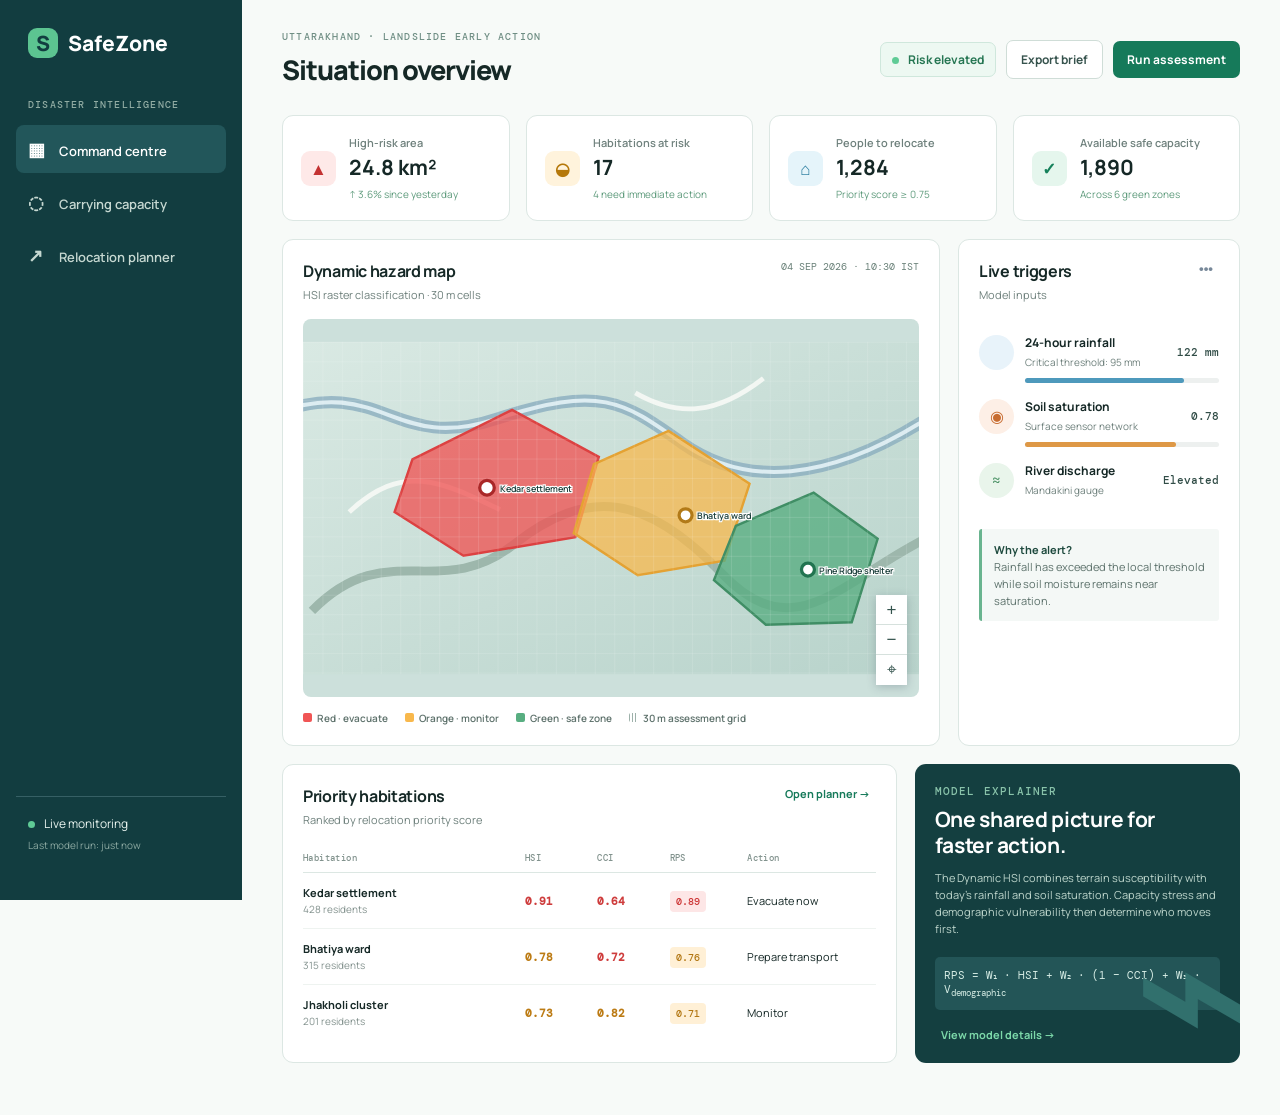
<file: outputs/safe-zone-editor/index.html>
<!doctype html>
<html lang="en">
<head>
  <meta charset="UTF-8" />
  <meta name="viewport" content="width=device-width, initial-scale=1.0" />
  <title>SafeZone | Disaster Intelligence</title>
  <link rel="stylesheet" href="styles.css" />
</head>
<body>
  <aside class="sidebar">
    <a class="brand" href="#"><span class="brand-mark">S</span> SafeZone</a>
    <p class="eyebrow">DISASTER INTELLIGENCE</p>
    <nav>
      <button class="nav-item active" data-panel="overview"><span>▦</span> Command centre</button>
      <button class="nav-item" data-panel="capacity"><span>◌</span> Carrying capacity</button>
      <button class="nav-item" data-panel="relocation"><span>↗</span> Relocation planner</button>
    </nav>
    <div class="sidebar-footer"><span class="live-dot"></span> Live monitoring<br /><small>Last model run: just now</small></div>
  </aside>

  <main>
    <header>
      <div><p class="eyebrow">UTTARAKHAND · LANDSLIDE EARLY ACTION</p><h1>Situation overview</h1></div>
      <div class="header-actions"><span class="status-pill"><i></i> Risk elevated</span><button class="button ghost" id="exportBtn">Export brief</button><button class="button" id="runBtn">Run assessment</button></div>
    </header>

    <section id="overview" class="panel active">
      <div class="metrics">
        <article><span class="metric-icon red">▲</span><div><p>High-risk area</p><strong id="riskArea">24.8 km²</strong><small>↑ 3.6% since yesterday</small></div></article>
        <article><span class="metric-icon amber">◒</span><div><p>Habitations at risk</p><strong id="riskHabitations">17</strong><small>4 need immediate action</small></div></article>
        <article><span class="metric-icon blue">⌂</span><div><p>People to relocate</p><strong id="riskPeople">1,284</strong><small>Priority score ≥ 0.75</small></div></article>
        <article><span class="metric-icon green">✓</span><div><p>Available safe capacity</p><strong>1,890</strong><small>Across 6 green zones</small></div></article>
      </div>

      <div class="grid-main">
        <section class="card map-card">
          <div class="card-heading"><div><h2>Dynamic hazard map</h2><p>HSI raster classification · 30 m cells</p></div><span class="map-date">04 SEP 2026 · 10:30 IST</span></div>
          <div class="map-wrap">
            <svg viewBox="0 0 760 410" aria-label="Hazard map">
              <defs>
                <linearGradient id="land" x1="0" x2="1" y1="0" y2="1"><stop stop-color="#d9e9e3"/><stop offset="1" stop-color="#b8d3cb"/></linearGradient>
                <pattern id="grid" width="24" height="24" patternUnits="userSpaceOnUse"><path d="M 24 0 L 0 0 0 24" fill="none" stroke="#fff" stroke-opacity=".4" stroke-width=".7"/></pattern>
              </defs>
              <rect width="760" height="410" fill="url(#land)"/>
              <path d="M-35 88 C100 40 109 138 239 95 S397 75 468 125 S645 183 795 78" fill="none" stroke="#8baec0" stroke-width="15" opacity=".8"/>
              <path d="M-35 88 C100 40 109 138 239 95 S397 75 468 125 S645 183 795 78" fill="none" stroke="#dcecf1" stroke-width="5"/>
              <path d="M11 332 C103 238 168 322 260 250 S423 188 517 286 S669 287 784 235" fill="none" stroke="#9db7ac" stroke-width="11"/>
              <path d="M57 210 C123 148 171 172 243 207" fill="none" stroke="#f8faf7" stroke-width="6" opacity=".9"/>
              <path d="M410 63 C464 94 511 89 568 45" fill="none" stroke="#f8faf7" stroke-width="6" opacity=".9"/>
              <path d="M135 145 L258 84 L365 142 L336 241 L198 264 L113 210Z" fill="#f05555" fill-opacity=".78" stroke="#dc4141" stroke-width="3"/>
              <path d="M359 151 L451 110 L551 175 L520 270 L413 288 L334 236Z" fill="#f8b84c" fill-opacity=".75" stroke="#e4a233" stroke-width="3"/>
              <path d="M534 227 L630 186 L709 243 L677 346 L571 349 L507 294Z" fill="#58ae81" fill-opacity=".78" stroke="#408e65" stroke-width="3"/>
              <rect width="760" height="410" fill="url(#grid)"/>
              <circle cx="227" cy="180" r="9" fill="#fff" stroke="#aa2828" stroke-width="4"/><text x="243" y="185" class="svg-label">Kedar settlement</text>
              <circle cx="472" cy="214" r="8" fill="#fff" stroke="#b27a18" stroke-width="4"/><text x="486" y="219" class="svg-label">Bhatiya ward</text>
              <circle cx="623" cy="281" r="8" fill="#fff" stroke="#227450" stroke-width="4"/><text x="637" y="286" class="svg-label">Pine Ridge shelter</text>
            </svg>
            <div class="map-tools"><button>+</button><button>−</button><button>⌖</button></div>
          </div>
          <div class="legend"><span><i class="legend-red"></i>Red · evacuate</span><span><i class="legend-orange"></i>Orange · monitor</span><span><i class="legend-green"></i>Green · safe zone</span><span><i class="legend-grid"></i>30 m assessment grid</span></div>
        </section>

        <section class="card triggers">
          <div class="card-heading"><div><h2>Live triggers</h2><p>Model inputs</p></div><button class="more">•••</button></div>
          <div class="trigger-row"><span class="weather rain"> </span><div><b>24-hour rainfall</b><small>Critical threshold: 95 mm</small></div><strong id="rainValue">122 mm</strong></div>
          <div class="bar"><i id="rainBar" style="width:82%"></i></div>
          <div class="trigger-row"><span class="weather soil">◉</span><div><b>Soil saturation</b><small>Surface sensor network</small></div><strong id="soilValue">0.78</strong></div>
          <div class="bar soilbar"><i id="soilBar" style="width:78%"></i></div>
          <div class="trigger-row"><span class="weather river">≈</span><div><b>River discharge</b><small>Mandakini gauge</small></div><strong>Elevated</strong></div>
          <div class="note"><b>Why the alert?</b><br />Rainfall has exceeded the local threshold while soil moisture remains near saturation.</div>
        </section>
      </div>

      <div class="bottom-grid">
        <section class="card table-card">
          <div class="card-heading"><div><h2>Priority habitations</h2><p>Ranked by relocation priority score</p></div><button class="text-button" data-panel="relocation">Open planner →</button></div>
          <div class="data-table">
            <div class="table-head"><span>Habitation</span><span>HSI</span><span>CCI</span><span>RPS</span><span>Action</span></div>
            <div class="table-row"><span><b>Kedar settlement</b><small>428 residents</small></span><span class="score danger">0.91</span><span class="score danger">0.64</span><span><b class="rps red-bg">0.89</b></span><span>Evacuate now</span></div>
            <div class="table-row"><span><b>Bhatiya ward</b><small>315 residents</small></span><span class="score warning">0.78</span><span class="score danger">0.72</span><span><b class="rps orange-bg">0.76</b></span><span>Prepare transport</span></div>
            <div class="table-row"><span><b>Jhakholi cluster</b><small>201 residents</small></span><span class="score warning">0.73</span><span class="score warning">0.82</span><span><b class="rps orange-bg">0.71</b></span><span>Monitor</span></div>
          </div>
        </section>
        <section class="card model-card"><p class="eyebrow">MODEL EXPLAINER</p><h2>One shared picture for faster action.</h2><p>The Dynamic HSI combines terrain susceptibility with today’s rainfall and soil saturation. Capacity stress and demographic vulnerability then determine who moves first.</p><div class="formula">RPS = W₁ · HSI + W₂ · (1 − CCI) + W₃ · V<sub>demographic</sub></div><button class="text-button">View model details →</button></section>
      </div>
    </section>

    <section id="capacity" class="panel">
      <div class="section-title"><p class="eyebrow">CCA ENGINE</p><h1>Carrying-capacity assessment</h1><p>Identify settlements where physical, ecological, and infrastructure limits are exceeded.</p></div>
      <div class="capacity-layout">
        <section class="card calculator"><h2>Scenario controls</h2>
          <label>Slope &amp; soil stability <output id="stabilityOut">0.64</output><input id="stability" type="range" min="0" max="1" step=".01" value=".64" /></label>
          <label>Water recharge capacity <output id="rechargeOut">0.72</output><input id="recharge" type="range" min="0" max="1" step=".01" value=".72" /></label>
          <label>Infrastructure capacity <output id="infraOut">0.68</output><input id="infra" type="range" min="0" max="1" step=".01" value=".68" /></label>
          <label>Population density <output id="densityOut">0.66</output><input id="density" type="range" min=".1" max="1" step=".01" value=".66" /></label>
          <label>Built-up structural load <output id="loadOut">0.71</output><input id="load" type="range" min=".1" max="1" step=".01" value=".71" /></label>
        </section>
        <section class="card cci-result"><p class="eyebrow">CURRENT SETTLEMENT SCORE</p><div id="cciNumber">0.63</div><h2 id="cciStatus">Over-capacity / unstable</h2><p id="cciText">Construction should be frozen and relocation planning initiated.</p><div class="capacity-meter"><i id="cciMeter"></i><span>Critical</span><span>Threshold 1.0</span><span>Resilient</span></div><div class="recommendations"><b>Recommended action</b><p>Prioritize drainage reinforcement, pause new construction, and move vulnerable households to Pine Ridge.</p></div></section>
      </div>
    </section>

    <section id="relocation" class="panel">
      <div class="section-title"><p class="eyebrow">IMMEDIATE RELOCATION ENGINE</p><h1>Relocation planner</h1><p>Match affected households to safe zones while preserving capacity and route safety.</p></div>
      <div class="planner-grid">
        <section class="card route-card"><h2>Recommended movement plan</h2>
          <div class="route"><span class="route-step risk">1</span><div><b>Kedar settlement</b><small>428 people · RPS 0.89</small></div><span class="route-arrow">→</span><div><b>Pine Ridge shelter</b><small>612 of 820 spaces available</small></div><button class="button small">Assign</button></div>
          <div class="route"><span class="route-step warn">2</span><div><b>Bhatiya ward</b><small>315 people · RPS 0.76</small></div><span class="route-arrow">→</span><div><b>Govt. Inter College</b><small>315 of 540 spaces available</small></div><button class="button small">Assign</button></div>
          <div class="route"><span class="route-step">3</span><div><b>Jhakholi cluster</b><small>201 people · RPS 0.71</small></div><span class="route-arrow">→</span><div><b>Monitor in place</b><small>Reassess in 2 hours</small></div><button class="button small ghost">Watch</button></div>
        </section>
        <section class="card readiness"><h2>Evacuation readiness</h2><div class="readiness-number">743 <span>/ 1,284 people assigned</span></div><div class="progress"><i></i></div><div class="checklist"><p>✓ Shelter capacity verified</p><p>✓ Priority household list ready</p><p>○ Transport allocation pending</p><p>○ Route patrol confirmation pending</p></div><button class="button full">Generate field brief</button></section>
      </div>
    </section>
  </main>

  <div class="toast" id="toast">Assessment updated with current scenario inputs.</div>
  <script src="app.js"></script>
</body>
</html>
</file>
<file: outputs/safe-zone-editor/styles.css>
@import url('https://fonts.googleapis.com/css2?family=DM+Mono:wght@400;500&family=Manrope:wght@400;500;600;700;800&display=swap');
:root{--ink:#152826;--muted:#6e807c;--line:#dce7e3;--paper:#f7faf8;--green:#167a5a;--red:#d74444;--orange:#df971e;--navy:#123d40}*{box-sizing:border-box}body{margin:0;background:var(--paper);color:var(--ink);font:14px Manrope,Arial,sans-serif}.sidebar{position:fixed;z-index:2;width:242px;inset:0 auto 0 0;background:#123d40;color:#e8f3ee;padding:28px 16px;display:flex;flex-direction:column}.brand{font-size:21px;font-weight:800;color:white;text-decoration:none;display:flex;gap:10px;align-items:center;margin:0 12px 40px}.brand-mark{width:30px;height:30px;border-radius:9px;background:#5cc491;display:grid;place-items:center;color:#123d40}.eyebrow{font:500 10px 'DM Mono',monospace;letter-spacing:1.2px;color:#6f8e84;margin:0 0 8px}.sidebar .eyebrow{margin:0 12px 14px;color:#91aca3}nav{display:grid;gap:5px}.nav-item{border:0;background:transparent;color:#c6d8d1;border-radius:8px;padding:12px;text-align:left;font:600 13px Manrope;cursor:pointer}.nav-item span{font-size:18px;display:inline-block;width:28px}.nav-item.active,.nav-item:hover{background:#22565a;color:#fff}.sidebar-footer{margin-top:auto;padding:16px 12px;border-top:1px solid #366065;font-size:12px;line-height:1.8}.sidebar-footer small{color:#8ca9a1}.live-dot,.status-pill i{display:inline-block;width:7px;height:7px;background:#5fcb96;border-radius:50%;margin-right:7px}main{margin-left:242px;max-width:1520px;padding:30px 40px 52px}header{display:flex;justify-content:space-between;align-items:center;margin-bottom:27px}h1{font-size:27px;letter-spacing:-1px;margin:0;font-weight:800}h2{font-size:16px;letter-spacing:-.3px;margin:0 0 4px}p{color:var(--muted);line-height:1.55;margin:0}.header-actions{display:flex;gap:10px;align-items:center}.status-pill{border:1px solid #cfe7dc;background:#edf8f2;color:#267653;padding:8px 11px;border-radius:7px;font-size:12px;font-weight:700}.button{border:0;background:#167a5a;color:#fff;font:700 12px Manrope;padding:10px 14px;border-radius:7px;cursor:pointer}.button:hover{background:#0e694b}.button.ghost{background:#fff;border:1px solid #cfddd7;color:#36534d}.button.small{padding:8px 11px}.button.full{width:100%;margin-top:16px}.metrics{display:grid;grid-template-columns:repeat(4,1fr);gap:16px;margin-bottom:18px}.metrics article,.card{background:#fff;border:1px solid var(--line);border-radius:11px}.metrics article{padding:18px;display:flex;gap:13px;align-items:center}.metrics p{font-size:11px;font-weight:600}.metrics strong{display:block;font-size:21px;margin:2px 0}.metrics small{font-size:10px;color:#5d9a7b}.metric-icon{width:35px;height:35px;border-radius:9px;display:grid;place-items:center;font-size:17px;font-weight:800}.red{color:#c33232;background:#fee9e8}.amber{color:#b5780a;background:#fff3dc}.blue{color:#267a9d;background:#e5f4fa}.green{color:#16815b;background:#e5f6ed}.grid-main{display:grid;grid-template-columns:minmax(0,1.75fr) minmax(280px,.75fr);gap:18px}.card{padding:20px}.card-heading{display:flex;justify-content:space-between;align-items:flex-start;margin-bottom:16px}.card-heading p{font-size:11px}.map-date{font:10px 'DM Mono';color:#698078}.map-wrap{height:378px;position:relative;overflow:hidden;border-radius:8px;background:#cce0db}.map-wrap svg{width:100%;height:100%;display:block}.svg-label{font:600 11px Manrope;fill:#193d39;paint-order:stroke;stroke:#fff;stroke-width:3px}.map-tools{position:absolute;right:12px;bottom:12px;display:grid;box-shadow:0 2px 10px #3454}.map-tools button{width:31px;height:30px;border:0;border-bottom:1px solid #d6e1dd;background:#fff;color:#34534d;font-size:17px;cursor:pointer}.map-tools button:last-child{border-bottom:0}.legend{display:flex;gap:17px;flex-wrap:wrap;padding-top:14px;font-size:10px;color:#5d716b;font-weight:600}.legend i{display:inline-block;width:9px;height:9px;border-radius:2px;margin-right:5px}.legend-red{background:#f05555}.legend-orange{background:#f8b84c}.legend-green{background:#58ae81}.legend-grid{background:repeating-linear-gradient(90deg,#9db1aa 0 1px,transparent 1px 3px)}.more{background:none;border:0;color:#789;font-weight:bold}.trigger-row{display:flex;gap:11px;align-items:center;padding:15px 0 8px}.weather{width:35px;height:35px;border-radius:50%;display:grid;place-items:center;font-size:16px}.rain{background:#e8f3fa;color:#397495}.soil{background:#fdefe6;color:#c76c30}.river{background:#e9f5eb;color:#438d5f}.trigger-row div{flex:1}.trigger-row b{display:block;font-size:12px}.trigger-row small{font-size:10px;color:var(--muted)}.trigger-row strong{font:500 11px 'DM Mono';color:#314d47}.bar{height:5px;border-radius:5px;background:#edf0ef;margin-left:46px}.bar i{height:100%;display:block;background:#4e99bc;border-radius:5px}.soilbar i{background:#de9846}.note{background:#f4f8f6;border-left:3px solid #69b48f;border-radius:3px;padding:12px;font-size:11px;line-height:1.55;color:#5c716b;margin-top:23px}.note b{color:#1e4a3e}.bottom-grid{display:grid;grid-template-columns:1.7fr .9fr;gap:18px;margin-top:18px}.text-button{background:transparent;border:0;color:#167a5a;font:700 11px Manrope;cursor:pointer}.data-table{font-size:11px}.table-head,.table-row{display:grid;grid-template-columns:2fr .6fr .6fr .65fr 1.2fr;align-items:center;gap:8px}.table-head{padding:8px 0;color:#81928d;font:500 9px 'DM Mono';letter-spacing:.4px;border-bottom:1px solid var(--line)}.table-row{padding:12px 0;border-bottom:1px solid #eef3f0}.table-row:last-child{border:0}.table-row small{display:block;color:#83928e;font-size:10px;margin-top:2px}.score{font:600 11px 'DM Mono'}.danger{color:#ce3c3c}.warning{color:#bc7b14}.rps{padding:4px 6px;border-radius:4px;font:500 10px 'DM Mono'}.red-bg{background:#fde6e6;color:#c33}.orange-bg{background:#fff0d6;color:#b27611}.model-card{background:#143f40;color:#fff;border:0;position:relative;overflow:hidden}.model-card:after{content:'⌁';position:absolute;right:-12px;bottom:-58px;font-size:200px;color:#31706d}.model-card .eyebrow{color:#89c3aa}.model-card h2{font-size:21px;line-height:1.25;max-width:250px;margin-bottom:10px}.model-card p{color:#bed6cc;font-size:11px;position:relative;z-index:1}.formula{margin:20px 0 14px;padding:11px 9px;background:#235557;border-radius:5px;font:11px 'DM Mono';color:#d8eee6}.model-card .text-button{color:#7cd8a9}.panel{display:none}.panel.active{display:block}.section-title{margin-bottom:24px}.section-title>p:last-child{max-width:580px}.capacity-layout,.planner-grid{display:grid;grid-template-columns:.9fr 1.1fr;gap:18px}.calculator label{display:block;margin-top:20px;font-weight:700;font-size:12px}.calculator output{float:right;color:#167a5a;font-family:'DM Mono'}.calculator input{width:100%;accent-color:#167a5a;margin-top:10px}.cci-result{text-align:center;padding:35px}.cci-result .eyebrow{color:#bd5829}.cci-result #cciNumber{font-size:76px;line-height:1;font-weight:800;color:#d06232;letter-spacing:-4px;margin:12px}.cci-result h2{font-size:20px}.cci-result>p{font-size:12px}.capacity-meter{height:10px;background:linear-gradient(90deg,#e05242 0 33%,#f2ba43 33% 60%,#5eb984 60%);border-radius:10px;margin:35px 0 6px;position:relative}.capacity-meter i{position:absolute;width:4px;height:22px;background:#172c29;left:63%;top:-6px;border-radius:2px}.capacity-meter span{position:absolute;top:15px;font-size:9px;color:#6d817b}.capacity-meter span:nth-child(2){left:0}.capacity-meter span:nth-child(3){left:43%}.capacity-meter span:nth-child(4){right:0}.recommendations{text-align:left;background:#fff5e8;border:1px solid #f9e1b8;margin-top:42px;border-radius:7px;padding:14px;font-size:11px}.recommendations b{color:#a25c11}.planner-grid{grid-template-columns:1.45fr .75fr}.route{display:grid;grid-template-columns:34px 1fr 25px 1fr auto;gap:8px;align-items:center;padding:18px 0;border-bottom:1px solid var(--line)}.route:last-child{border-bottom:0}.route-step{width:27px;height:27px;border-radius:50%;display:grid;place-items:center;background:#edf3f0;color:#4a6660;font-weight:800;font-size:11px}.route-step.risk{background:#fde5e5;color:#c23939}.route-step.warn{background:#fff1d8;color:#a56a0c}.route b{font-size:11px}.route small{display:block;color:#778882;font-size:10px;margin-top:3px}.route-arrow{color:#87a198}.readiness-number{font-size:30px;font-weight:800;margin:20px 0 7px}.readiness-number span{font-size:11px;color:var(--muted);font-weight:500}.progress{height:8px;background:#e9efec;border-radius:8px}.progress i{display:block;width:58%;height:100%;background:#3aa975;border-radius:8px}.checklist{margin-top:22px}.checklist p{padding:9px 0;border-bottom:1px solid #edf2ef;font-size:11px}.toast{position:fixed;right:24px;bottom:24px;z-index:4;transform:translateY(90px);opacity:0;transition:.25s;background:#173f40;color:#fff;border-radius:8px;padding:13px 17px;font-size:12px;box-shadow:0 8px 30px #1235}.toast.show{transform:translateY(0);opacity:1}@media(max-width:1050px){.metrics{grid-template-columns:repeat(2,1fr)}.grid-main,.bottom-grid{grid-template-columns:1fr}.sidebar{width:200px}main{margin-left:200px;padding:25px}.map-wrap{height:330px}}@media(max-width:720px){.sidebar{position:static;width:auto;height:auto;padding:16px}.sidebar nav{display:flex}.sidebar .eyebrow,.sidebar-footer{display:none}.brand{margin:0 0 15px}.nav-item{padding:8px}.nav-item span{display:none}main{margin:0;padding:18px}header{align-items:flex-start;gap:15px;flex-direction:column}.metrics,.capacity-layout,.planner-grid{grid-template-columns:1fr}.header-actions{flex-wrap:wrap}.map-wrap{height:270px}.route{grid-template-columns:28px 1fr 18px 1fr}.route .button{grid-column:4}.table-head,.table-row{grid-template-columns:1.6fr .6fr .6fr .7fr}.table-head span:last-child,.table-row span:last-child{display:none}}
</file>
